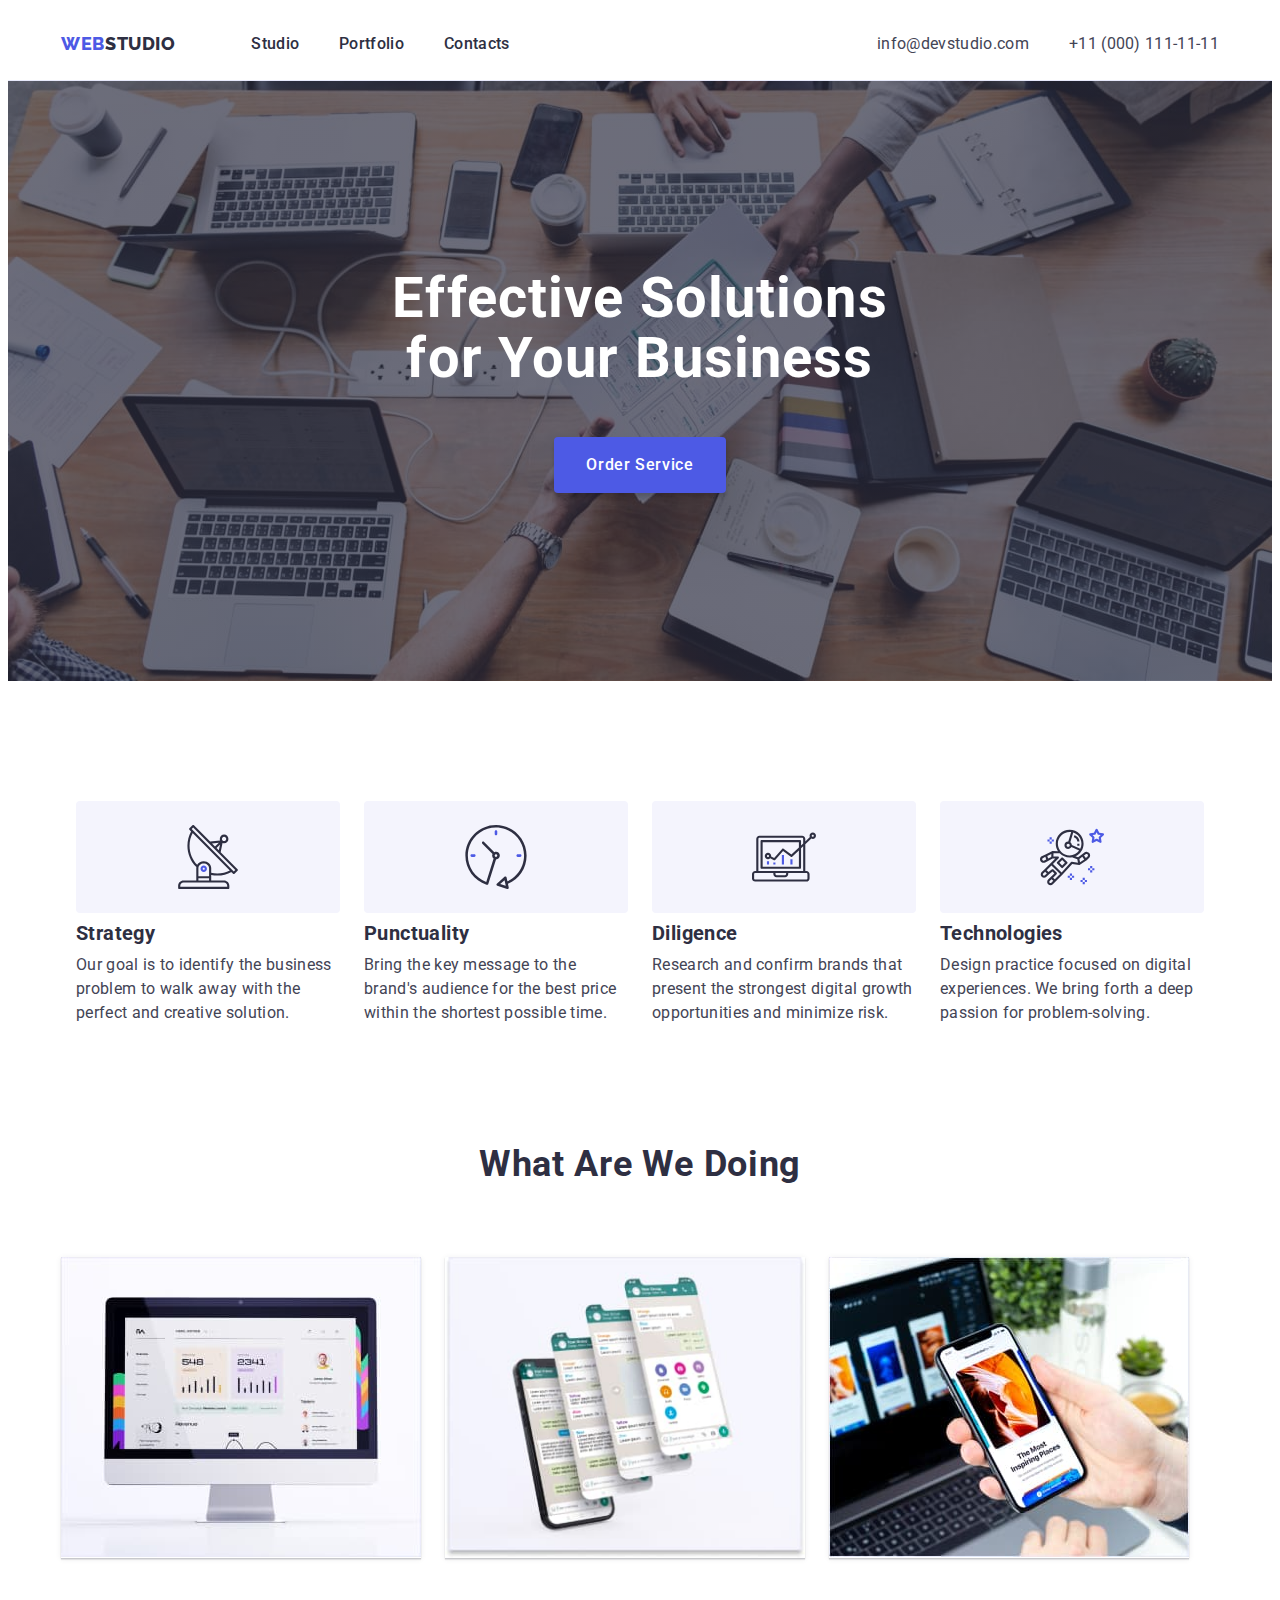
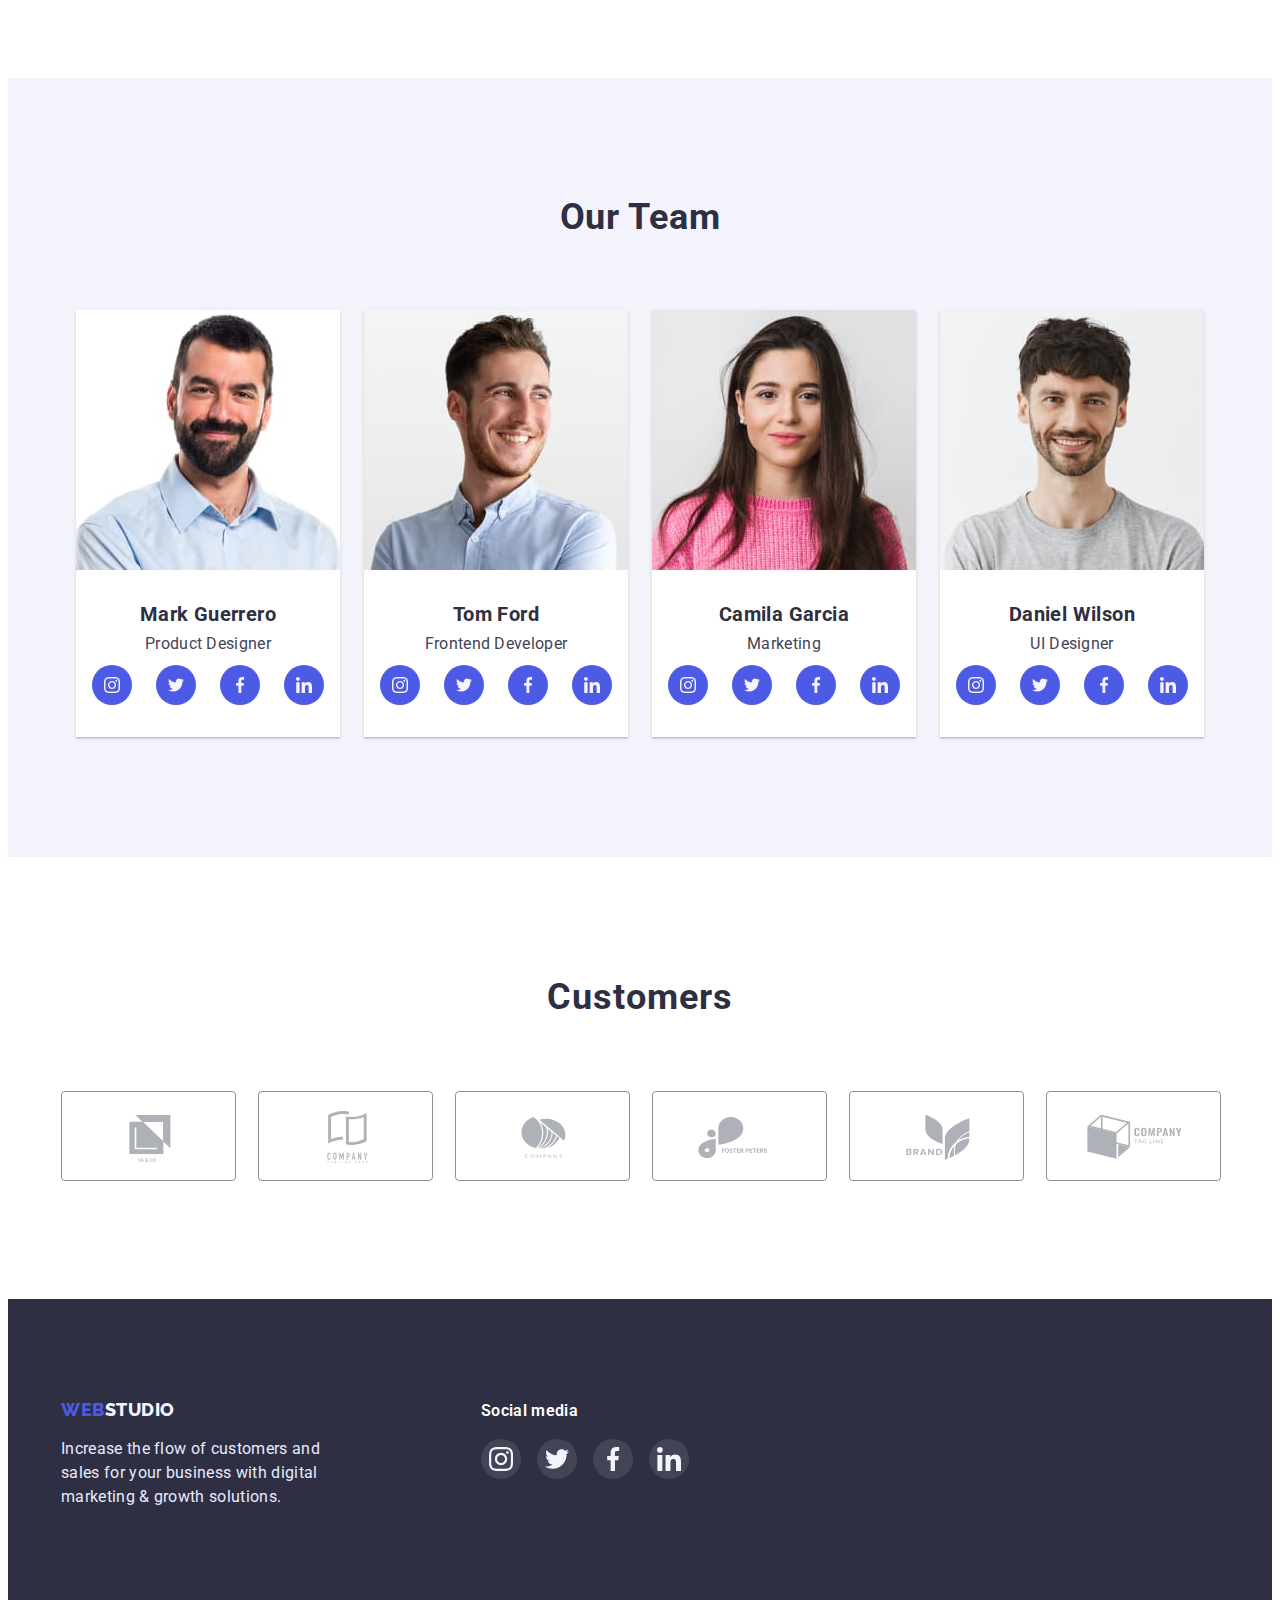
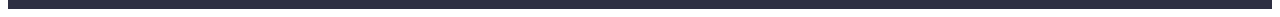
<file: index.html>
<!DOCTYPE html>
<html lang="en">

<head>
    <meta charset="UTF-8">
    <meta http-equiv="X-UA-Compatible" content="IE=edge">
    <meta name="viewport" content="width=device-width, initial-scale=1.0">
    <title>Main Page </title>
    <link rel="preconnect" href="https://fonts.googleapis.com">
    <link rel="preconnect" href="https://fonts.gstatic.com" crossorigin>
    <link
        href="https://fonts.googleapis.com/css2?family=Raleway:wght@800&family=Roboto:wght@400;500;700;900&display=swap"
        rel="stylesheet">
    <link rel="stylesheet" href="https://cdnjs.cloudflare.com/ajax/libs/modern-normalize/1.1.0/modern-normalize.min.css"
        integrity="sha512-wpPYUAdjBVSE4KJnH1VR1HeZfpl1ub8YT/NKx4PuQ5NmX2tKuGu6U/JRp5y+Y8XG2tV+wKQpNHVUX03MfMFn9Q=="
        crossorigin="anonymous" referrerpolicy="no-referrer" />
    <link rel="stylesheet" href="./css/styles.css" />
</head>

<body>
    <header class="header">
        <div class="main-nav cont-header">
            <nav class="main-nav">
                <a class="header-text" href="./index.html"><span class="header-web">Web</span>Studio</a>
                <ul class="site-nav">
                    <li class="link"><a class="header-list anker" href="./index.html">Studio</a></li>
                    <li class="link"><a class="header-list anker" href="./portfolio.html">Portfolio</a></li>
                    <li class="link"><a class="header-list anker" href="#">Contacts</a></li>
                </ul>
            </nav>
            <address class="main-nav contacts">
                <ul class="contacts">
                    <li class="link"><a class="header-link anker"
                            href="mailto:info@devstudio.com">info@devstudio.com</a></li>
                    <li class="link"><a class="header-link anker" href="tel:+110001111111">+11 (000) 111-11-11</a></li>
                </ul>
            </address>
        </div>
    </header>
    <main>
        <!-- HERO -->
        <section class="hero">
            <h1 class="hero-title">Effective Solutions for Your Business</h1>
            <button class="button button-text" type="button">Order Service</button>
        </section>
        <!-- Section2 -->
        <section class="section-two">
            <div class="conteiner-section-two">
                <h2 class="section-text-none">Оur Features</h2>
                <ul class="section-two-tist">
                    <li class="link section-two-item">
                        <div class="section-two-icon">
                            <svg width="64" height="64">
                                <use href="./images/main-page/icons-section-2.svg#icon-antenna-1"></use>
                            </svg>
                        </div>
                        <h3 class="section-two-title">Strategy</h3>
                        <p class="section-two-text">Our goal is to identify the business
                            problem to walk away with the perfect and creative solution.</p>
                    </li>
                    <li class="link section-two-item">
                        <div class="section-two-icon">
                            <svg width="64" height="64">
                                <use href="./images/main-page/icons-section-2.svg#icon-clock-1"></use>
                            </svg>
                        </div class="section-two-icon">
                        <h3 class="section-two-title">Punctuality</h3>
                        <p class="section-two-text">Bring the key message to the brand's audience for the best price
                            within
                            the shortest possible time.</p>
                    </li>
                    <li class="link section-two-item">
                        <div class="section-two-icon">
                            <svg width="64" height="64">
                                <use href="./images/main-page/icons-section-2.svg#icon-diagram-1"></use>
                            </svg>
                        </div class="section-two-icon">
                        <h3 class="section-two-title">Diligence</h3>
                        <p class="section-two-text">Research and confirm brands that present the strongest digital
                            growth
                            opportunities and minimize risk.</p>
                    </li>
                    <li class="link section-two-item">
                        <div class="section-two-icon">
                            <svg width="64" height="64">
                                <use href="./images/main-page/icons-section-2.svg#icon-astronaut-1"></use>
                            </svg>
                        </div class="section-two-icon">
                        <h3 class="section-two-title">Technologies</h3>
                        <p class="section-two-text">Design practice focused on digital experiences. We bring forth a
                            deep
                            passion for problem-solving.</p>
                    </li>
                </ul>
            </div>
        </section>
        <!-- Section3 -->
        <section class="section-three">
            <div class="section-three-flex">
                <h2 class="section-three-title">What are we doing</h2>
                <ul class="item">
                    <li class="link"><img src="./images/main-page/img.jpg" alt="compuetr" width="360"></li>
                    <li class="link"><img src="./images/main-page/img-2.jpg" alt="phones" width="360"></li>
                    <li class="link"><img src="./images/main-page/img-3.jpg" alt="phone" width="360"></li>
                </ul>
            </div>
        </section>
        <!-- Section4 -->
        <section class="section-four">
            <div class="secttion-four-flex">
                <h2 class="section-four-title">Our Team</h2>
                <ul class="item">
                    <li class="link"><img src="./images/main-page/img-4.jpg" alt="man" width="264">
                        <div class="item-style">
                            <h3 class="section-four-name">Mark Guerrero</h3>
                            <p class="section-four-text">Product Designer</p>
                            <ul class="item-soc-list link">
                                <li class="section-four-soc-item"><a href=" " class="section-four-soc-link anker">
                                        <svg class="section-four-icon" width="16" height="16">
                                            <use href="./images/main-page/icons.svg#icon-instagram"></use>
                                        </svg>
                                    </a>
                                </li>
                                <li class="section-four-soc-item"><a href="" class="section-four-soc-link anker">
                                        <svg class="section-four-icon" width="16" height="16">
                                            <use href=".//images/main-page/icons.svg#icon-twitter"></use>
                                        </svg>
                                    </a>
                                </li>
                                <li class="section-four-soc-item"><a href="" class="section-four-soc-link anker">
                                        <svg class="section-four-icon" width="16" height="16">
                                            <use href=".//images/main-page/icons.svg#icon-facebook"></use>
                                        </svg>
                                    </a>
                                </li>
                                <li class="section-four-soc-item"><a href="" class="section-four-soc-link anker">
                                        <svg class="section-four-icon" width="16" height="16">
                                            <use href="./images/main-page/icons.svg#icon-linkedin"></use>
                                        </svg>
                                    </a>
                                </li>
                            </ul>
                        </div>
                    </li>
                    <li class="link"><img src="./images/main-page/img-5.jpg" alt="man" width="264">
                        <div class="item-style">
                            <h3 class="section-four-name">Tom Ford</h3>
                            <p class="section-four-text">Frontend Developer</p>
                            <ul class="item-soc-list link">
                                <li class="section-four-soc-item"><a href=" " class="section-four-soc-link anker">
                                        <svg class="section-four-icon" width="16" height="16">
                                            <use href="./images/main-page/icons.svg#icon-instagram"></use>
                                        </svg>
                                    </a>
                                </li>
                                <li class="section-four-soc-item"><a href="" class="section-four-soc-link anker">
                                        <svg class="section-four-icon" width="16" height="16">
                                            <use href=".//images/main-page/icons.svg#icon-twitter"></use>
                                        </svg>
                                    </a>
                                </li>
                                <li class="section-four-soc-item"><a href="" class="section-four-soc-link anker">
                                        <svg class="section-four-icon" width="16" height="16">
                                            <use href=".//images/main-page/icons.svg#icon-facebook"></use>
                                        </svg>
                                    </a>
                                </li>
                                <li class="section-four-soc-item"><a href="" class="section-four-soc-link anker">
                                        <svg class="section-four-icon" width="16" height="16">
                                            <use href="./images/main-page/icons.svg#icon-linkedin"></use>
                                        </svg>
                                    </a>
                                </li>
                            </ul>
                        </div>
                    </li>
                    <li class="link"><img src="./images/main-page/img-6.jpg" alt="woman" width="264">
                        <div class="item-style">
                            <h3 class="section-four-name">Camila Garcia</h3>
                            <p class="section-four-text">Marketing</p>
                            <ul class="item-soc-list link">
                                <li class="section-four-soc-item"><a href=" " class="section-four-soc-link anker">
                                        <svg class="section-four-icon" width="16" height="16">
                                            <use href="./images/main-page/icons.svg#icon-instagram"></use>
                                        </svg>
                                    </a>
                                </li>
                                <li class="section-four-soc-item"><a href="" class="section-four-soc-link anker">
                                        <svg class="section-four-icon" width="16" height="16">
                                            <use href=".//images/main-page/icons.svg#icon-twitter"></use>
                                        </svg>
                                    </a>
                                </li>
                                <li class="section-four-soc-item"><a href="" class="section-four-soc-link anker">
                                        <svg class="section-four-icon" width="16" height="16">
                                            <use href=".//images/main-page/icons.svg#icon-facebook"></use>
                                        </svg>
                                    </a>
                                </li>
                                <li class="section-four-soc-item"><a href="" class="section-four-soc-link anker">
                                        <svg class="section-four-icon" width="16" height="16">
                                            <use href="./images/main-page/icons.svg#icon-linkedin"></use>
                                        </svg>
                                    </a>
                                </li>
                            </ul>
                        </div>
                    </li>
                    <li class="link"><img src="./images/main-page/img-7.jpg" alt="man" width="264">
                        <div class="item-style">
                            <h3 class="section-four-name">Daniel Wilson</h3>
                            <p class="section-four-text">UI Designer</p>
                            <ul class="item-soc-list link">
                                <li class="section-four-soc-item"><a href=" " class="section-four-soc-link anker">
                                        <svg class="section-four-icon" width="16" height="16">
                                            <use href="./images/main-page/icons.svg#icon-instagram"></use>
                                        </svg>
                                    </a>
                                </li>
                                <li class="section-four-soc-item"><a href="" class="section-four-soc-link anker">
                                        <svg class="section-four-icon" width="16" height="16">
                                            <use href=".//images/main-page/icons.svg#icon-twitter"></use>
                                        </svg>
                                    </a>
                                </li>
                                <li class="section-four-soc-item"><a href="" class="section-four-soc-link anker">
                                        <svg class="section-four-icon" width="16" height="16">
                                            <use href=".//images/main-page/icons.svg#icon-facebook"></use>
                                        </svg>
                                    </a>
                                </li>
                                <li class="section-four-soc-item"><a href="" class="section-four-soc-link anker">
                                        <svg class="section-four-icon" width="16" height="16">
                                            <use href="./images/main-page/icons.svg#icon-linkedin"></use>
                                        </svg>
                                    </a>
                                </li>
                            </ul>
                        </div>
                    </li>
                </ul>
            </div>
        </section>
        <!-- Customers -->
        <section class="customers">
            <div class="conteiner-flex">
                <h2 class="customers-title">Customers</h2>
                <ul class="customers-list link">
                    <li class="customers-item"><a href="" class="customers-link anker">
                            <svg class="customers-icon" width="104" height="56">
                                <use href="./images/main-page/icons-customers.svg#icon-Logo"></use>
                            </svg>
                        </a>
                    </li>
                    <li class="customers-item"><a href="" class="customers-link anker">
                            <svg class="customers-icon" width="104" height="56">
                                <use href="./images/main-page/icons-customers.svg#icon-Logo-2"></use>
                            </svg>
                        </a>
                    </li>
                    <li class="customers-item"><a href="" class="customers-link anker">
                            <svg class="customers-icon" width="104" height="56">
                                <use href="./images/main-page/icons-customers.svg#icon-Logo-3"></use>
                            </svg>
                        </a>
                    </li>
                    <li class="customers-item"><a href="" class="customers-link anker">
                            <svg class="customers-icon" width="104" height="56">
                                <use href="./images/main-page/icons-customers.svg#icon-Logo-4"></use>
                            </svg>
                        </a>
                    </li>
                    <li class="customers-item"><a href="" class="customers-link anker">
                            <svg class="customers-icon" width="104" height="56">
                                <use href="./images/main-page/icons-customers.svg#icon-Logo-5"></use>
                            </svg>
                        </a>
                    </li>
                    <li class="customers-item"><a href="" class="customers-link anker">
                            <svg class="customers-icon" width="104" height="56">
                                <use href="./images/main-page/icons-customers.svg#icon-Logo-6"></use>
                            </svg>
                        </a>
                    </li>
                </ul>
            </div>
        </section>
    </main>
    <footer class="footer">
        <div class="cont">
            <div class="conteiner-footer">
                <a class="footer-studio" href="./index.html"><span class="footer-web">Web</span>Studio</a>
                <p class="footer-text">Increase the flow of customers and sales for your business with digital marketing
                    &
                    growth solutions.
                </p>
            </div>
            <div class="conteiner-footer-two">
                <h4 class="footer-soc-title">Social media</h4>
                <ul class="footer-soc-list link">
                    <li class="footer-soc-item"><a href="" class="footer-soc-link link anker">
                            <svg class="footer-soc-icon">
                                <use href="./images/main-page/icons-2.svg#icon-instagram-2"></use>
                            </svg>
                        </a>
                    </li>
                    <li class="footer-soc-item"><a href="" class="footer-soc-link link anker">
                            <svg class="footer-soc-icon">
                                <use href="./images/main-page/icons-2.svg#icon-twitter-1"></use>
                            </svg>
                        </a>
                    </li>
                    <li class="footer-soc-item"><a href="" class="footer-soc-link link anker">
                            <svg class="footer-soc-icon">
                                <use href="./images/main-page/icons-2.svg#icon-facebook-1"></use>
                            </svg>
                        </a>
                    </li>
                    <li class="footer-soc-item"><a href="" class="footer-soc-link link anker">
                            <svg class="footer-soc-icon">
                                <use href="./images/main-page/icons-2.svg#icon-linkedin-1"></use>
                            </svg>
                        </a>
                    </li>
                </ul>
            </div>
        </div>
    </footer>
</body>

</html>
</file>
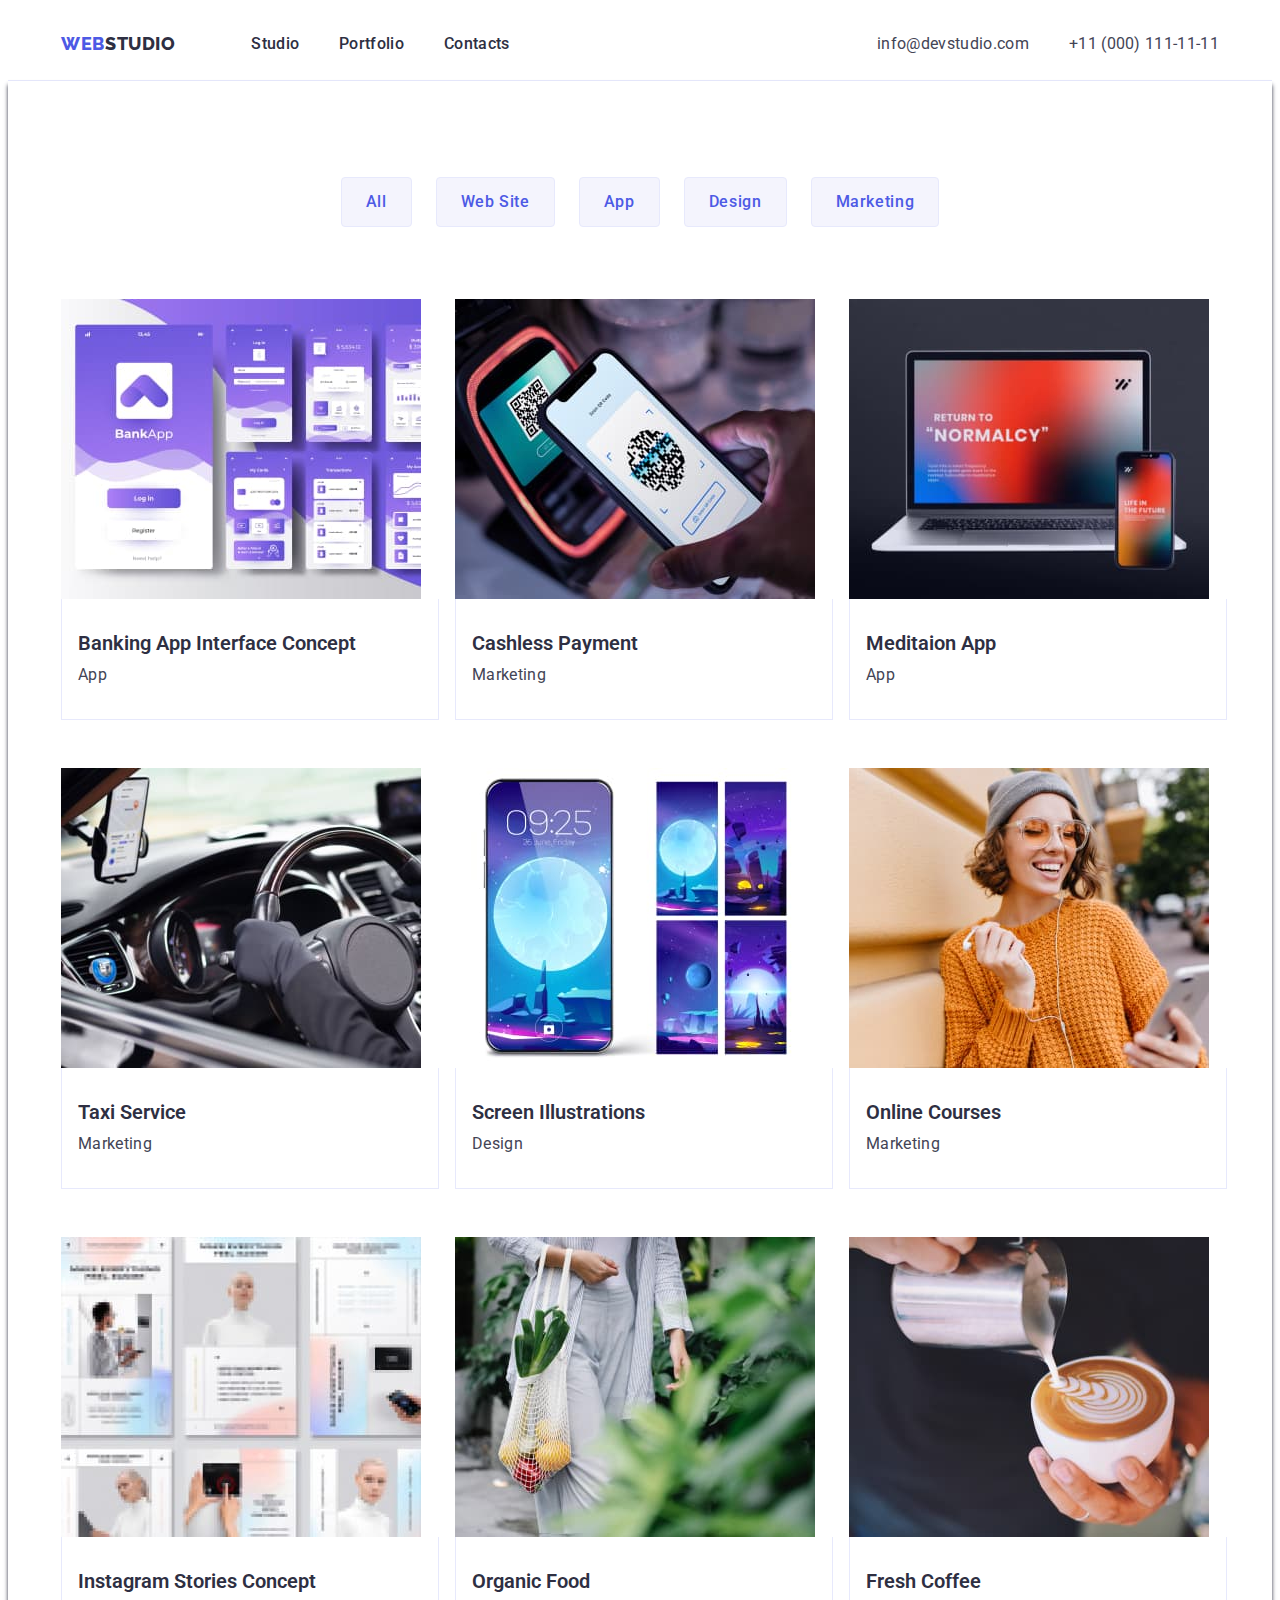
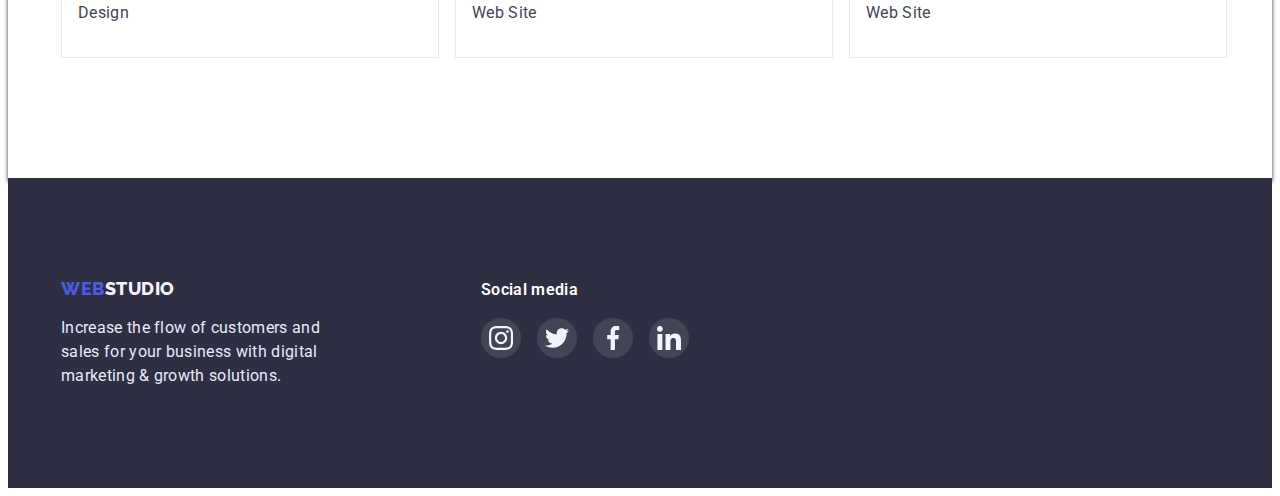
<file: portfolio.html>
<!DOCTYPE html>
<html lang="en">

<head>
  <meta charset="UTF-8">
  <meta http-equiv="X-UA-Compatible" content="IE=edge">
  <meta name="viewport" content="width=device-width, initial-scale=1.0">
  <title>Portfolio</title>
  <link rel="preconnect" href="https://fonts.googleapis.com">
  <link rel="preconnect" href="https://fonts.gstatic.com" crossorigin>
  <link href="https://fonts.googleapis.com/css2?family=Raleway:wght@800&family=Roboto:wght@400;500;700;900&display=swap"
    rel="stylesheet">
  <link rel="stylesheet" href="https://cdnjs.cloudflare.com/ajax/libs/modern-normalize/1.1.0/modern-normalize.min.css"
    integrity="sha512-wpPYUAdjBVSE4KJnH1VR1HeZfpl1ub8YT/NKx4PuQ5NmX2tKuGu6U/JRp5y+Y8XG2tV+wKQpNHVUX03MfMFn9Q=="
    crossorigin="anonymous" referrerpolicy="no-referrer" />
  <link rel="stylesheet" href="./css/styles.css" />

</head>

<body>
  <header class="header">
    <div class="main-nav cont-header">
      <nav class="main-nav">
        <a class="header-text" href="./index.html"><span class="header-web">Web</span>Studio</a>
        <ul class="site-nav">
          <li class="link"><a class="header-list anker" href="./index.html">Studio</a></li>
          <li class="link"><a class="header-list anker" href="./portfolio.html">Portfolio</a></li>
          <li class="link"><a class="header-list anker" href="#">Contacts</a></li>
        </ul>
      </nav>
      <address class="main-nav contacts">
        <ul class="contacts">
          <li class="link"><a class="header-link anker" href="mailto:info@devstudio.com">info@devstudio.com</a></li>
          <li class="link"><a class="header-link anker" href="tel:+110001111111">+11 (000) 111-11-11</a></li>
        </ul>
      </address>
    </div>
  </header>
  <main>
    <!-- Section 1 -->
    <section class="portfolio-content">
      <div class="conteiner-portfolio">
        <h1 class="section-text-none">List</h1>
        <ul class="portfolio-btn .link">
          <li class="link">
            <button class="btn portfolio-btn-text" type="button">All</button></li>
          <li class="link">
            <button class="btn portfolio-btn-text" type="button">Web Site</button></li>
          <li class="link">
            <button class="btn portfolio-btn-text" type="button">App</button></li>
          <li class="link">
            <button class="btn portfolio-btn-text" type="button">Design</button></li>
          <li class="link">
            <button class="btn portfolio-btn-text" type="button">Marketing</button>
          </li>
        </ul>
        <ul class="picture-box link">
          <li class="picture-item" .link>
            <img src="./images/portfolio/img.jpg" alt="Banking App" width="360">
            <div class="link-text .link">
              <h2 class="portfolio-item">Banking App Interface Concept</h2>
              <p class="portfolio-text">App</p>
            </div>
          </li>
          <li class="picture-item link">
            <img src="./images/portfolio/img-2.jpg" alt="Text" width="360">
            <div class="link-text">
              <h2 class="portfolio-item">Cashless Payment</h2>
              <p class="portfolio-text">Marketing</p>
            </div>
          </li>
          <li class="picture-item link">
            <img src="./images/portfolio/img-3.jpg" alt="Computer" width="360">
            <div class="link-text">
              <h2 class="portfolio-item">Meditaion App</h2>
              <p class="portfolio-text">App</p>
            </div>
          </li>
          <li class="picture-item link">
            <img src="./images/portfolio/img-4.jpg" alt="Car" width="360">
            <div class="link-text">
              <h2 class="portfolio-item">Taxi Service</h2>
              <p class="portfolio-text">Marketing</p>
            </div>
          </li>
          <li class="picture-item link">
            <img src="./images/portfolio/img-5.jpg" alt="Phone" width="360">
            <div class="link-text">
              <h2 class="portfolio-item">Screen Illustrations</h2>
              <p class="portfolio-text">Design</p>
            </div>
          </li>
          <li class="picture-item link">
            <img src="./images/portfolio/img-6.jpg" alt="Women" width="360">
            <div class="link-text">
              <h2 class="portfolio-item">Online Courses</h2>
              <p class="portfolio-text">Marketing</p>
            </div>
          </li>
          <li class="picture-item link">
            <img src="./images/portfolio/img-7.jpg" alt="Screenshot" width="360">
            <div class="link-text">
              <h2 class="portfolio-item">Instagram Stories Concept</h2>
              <p class="portfolio-text">Design</p>
            </div>
          </li>
          <li class="picture-item link">
            <img src="./images/portfolio/img-8.jpg" alt="Food" width="360">
            <div class="link-text">
              <h2 class="portfolio-item">Organic Food</h2>
              <p class="portfolio-text">Web Site</p>
            </div>
          </li>
          <li class="picture-item link">
            <img src="./images/portfolio/img-9.jpg" alt="Coffe" width="360">
            <div class="link-text">
              <h2 class="portfolio-item">Fresh Coffee</h2>
              <p class="portfolio-text">Web Site</p>
            </div>
          </li>
        </ul>
      </div>
    </section>
  </main>
<footer class="footer">
  <div class="cont">
    <div class="conteiner-footer">
      <a class="footer-studio" href="./index.html"><span class="footer-web">Web</span>Studio</a>
      <p class="footer-text">Increase the flow of customers and sales for your business with digital marketing
        &
        growth solutions.
      </p>
    </div>
    <div class="conteiner-footer-two">
      <h4 class="footer-soc-title">Social media</h4>
      <ul class="footer-soc-list link">
        <li class="footer-soc-item"><a href="" class="footer-soc-link link anker">
            <svg class="footer-soc-icon">
              <use href="./images/main-page/icons-2.svg#icon-instagram-2"></use>
            </svg>
          </a>
        </li>
        <li class="footer-soc-item"><a href="" class="footer-soc-link link anker">
            <svg class="footer-soc-icon">
              <use href="./images/main-page/icons-2.svg#icon-twitter-1"></use>
            </svg>
          </a>
        </li>
        <li class="footer-soc-item"><a href="" class="footer-soc-link link anker">
            <svg class="footer-soc-icon">
              <use href="./images/main-page/icons-2.svg#icon-facebook-1"></use>
            </svg>
          </a>
        </li>
        <li class="footer-soc-item"><a href="" class="footer-soc-link link anker">
            <svg class="footer-soc-icon">
              <use href="./images/main-page/icons-2.svg#icon-linkedin-1"></use>
            </svg>
          </a>
        </li>
      </ul>
    </div>
  </div>
</footer>

</body>

</html>
</file>
<file: css/styles.css>
body {
  font-family: "Roboto", sans-serif;
  color: var(--text-grey-color);
}
h1,
h2,
h3,
h4,
h5,
h6,
p {
  margin: 0;
}
ul {
  margin: 0;
  padding-left: 0;
}
button {
  cursor: pointer;
}
:root {
  --text-grey-color: #2e2f42;
  --color-white-color: #ffffff;
  --gra: linear-gradient(rgba(46, 47, 66, 0.7), rgba(46, 47, 66, 0.7));
  --activ-color: #404bbf;
}
.link {
  list-style-type: none;
}
.anker {
  text-decoration: none;
}
img {
  max-width: 100%;
  height: auto;
  display: block;
}
/* -----------------HEADER */
.main-nav {
  display: flex;
  align-items: center;
}
.contacts {
  display: flex;
  margin-left: auto;
}
.contacts > .link:first-child {
  margin-right: 40px;
}
.site-nav {
  display: flex;
}
.site-nav > .link {
  margin-right: 40px;
}
.site-nav > .link:last-child {
  margin-right: 0;
}
.site-nav > .link > .header-list {
  padding-top: 24px;
  padding-bottom: 24px;
  display: block;
}
.site-contacts {
  display: flex;
}
.site-contacts > .link + .link {
  margin-left: 40px;
}
.cont-header {
  width: 1158px;
  padding-right: 15px;
  padding-left: 15px;
  margin: 0 auto;
}
.header {
  border-bottom: 1px solid #e7e9fc;
}
.header-web {
  width: 44px;
  height: 24px;
  font-family: "Raleway";
  font-style: normal;
  font-weight: 800;
  font-size: 18px;
  line-height: 1.33;
  display: flex;
  align-items: center;
  letter-spacing: 0.03em;
  text-transform: uppercase;
  color: #4d5ae5;
  text-decoration: none;
}
.header-text {
  font-family: "Raleway";
  font-style: normal;
  font-weight: 800;
  font-size: 18px;
  line-height: 1.33;
  letter-spacing: 0.03em;
  text-transform: uppercase;
  color: var(--text-grey-color);
  text-decoration: none;
  display: flex;
  align-items: center;
  margin-right: 76px;
}
.header-list {
  font-weight: 500;
  font-size: 16px;
  line-height: 1.5em;
  letter-spacing: 0.02em;
  color: var(--text-grey-color);
  flex: none;
  order: 0;
  flex-grow: 0;
}
.header-list:hover,
.header-list:focus {
  color: var(--activ-color);
}
.header-link {
  font-size: 16px;
  line-height: 1.5em;
  letter-spacing: 0.02em;
  color: #434455;
  font-style: normal;
}
.header-link:hover,
.header-link:focus {
  color: var(--activ-color);
}
/* -------------HERO */
.hero-title {
  font-size: 56px;
  line-height: 1.07em;
  letter-spacing: 0.02em;
  color: var(--color-white-color);
  margin: 0 auto;
  max-width: 500px;
  text-align: center;
}
.hero {
  max-width: 1440px;
  margin: 0 auto;
  padding-top: 188px;
  padding-bottom: 188px;
  text-align: center;
  background: var(--text-grey-color);
  background-image: var(--gra), url(../images/main-page/people-office\ 1.jpg);
  background-repeat: no-repeat;
  background-size: cover;
  background-position: center;
}
.section-two .section-three .section-four {
  background: #f4f4fd;
}
.button {
  font-family: "Roboto", sans-serif;
  min-width: 169px;
  height: 56px;
  background: #4d5ae5;
  box-shadow: 0px 4px 4px rgba(0, 0, 0, 0.15);
  border: 0;
  border-radius: 4px;
  cursor: pointer;
  padding: 16px 32px;
  gap: 10px;
}
.button:hover,
.button:focus {
  background: var(--activ-color);
}
.button-text {
  font-size: 16px;
  font-weight: 500;
  line-height: 1.5;
  letter-spacing: 0.04em;
  color: var(--color-white-color);
  flex: none;
  order: 0;
  flex-grow: 0;
  margin-top: 48px;
}
/* --------------SECTION 2 */
.section-two {
  padding-top: 120px;
  padding-bottom: 120px;
}
.section-two-title {
  font-size: 20px;
  line-height: 1.2em;
  letter-spacing: 0.02em;
  color: var(--text-grey-color);
  flex: none;
  order: 0;
  flex-grow: 0;
  margin-top: 8px;
  margin-bottom: 8px;
}
.section-two-text {
  font-size: 16px;
  line-height: 1.5em;
  letter-spacing: 0.02em;
  color: #434455;
}
.section-text-none {
  display: none;
}
.section-two-tist {
  display: flex;
  width: 1128px;
  margin-right: 15px;
  margin-left: 15px;
}
.section-two-item {
  min-width: 264px;
  margin-right: 24px;
}
.section-two-icon {
  width: 264px;
  height: 112px;
  display: flex;
  align-items: center;
  justify-content: center;
  background-color: #f4f4fd;
  border-radius: 4px;
  margin-bottom: 8px;
}
/* --------------SECTION 3 */
.section-three {
  padding-bottom: 120px;
}
.section-three-title {
  font-size: 36px;
  line-height: 1.11em;
  text-align: center;
  letter-spacing: 0.02em;
  text-transform: capitalize;
  color: var(--text-grey-color);
  margin-bottom: 72px;
}
.section-three-flex {
  width: 1158px;
  padding-left: 15px;
  padding-right: 15px;
  margin: 0 auto;
}
.section-three-flex .item {
  display: flex;
}
.section-three-flex .item .link {
  width: 360px;
}
.section-three-flex .item .link + .link {
  margin-left: 24px;
}
/* --------------SECTION 4 */
.section-four {
  background: #f4f4fd;
  margin-left: auto;
  margin-right: auto;
  padding-top: 120px;
  padding-bottom: 120px;
}
.secttion-four-flex {
  padding-left: 15px;
  padding-right: 15px;
  margin: 0 auto;
}

.section-four > .secttion-four-flex > .item {
  display: flex;
  justify-content: center;
}
.item > .link + .link {
  margin-left: 24px;
}
.item > .link {
  box-shadow: 0px 1px 6px rgba(46, 47, 66, 0.08),
    0px 1px 1px rgba(46, 47, 66, 0.16), 0px 2px 1px rgba(46, 47, 66, 0.08);
}
.item-style {
  background-color: #fff;
  padding-top: 32px;
  padding-bottom: 32px;
}
.section-four-title {
  font-size: 36px;
  line-height: 1.11em;
  text-align: center;
  letter-spacing: 0.02em;
  text-transform: capitalize;
  color: var(--text-grey-color);
  margin-bottom: 72px;
}
.section-four-name {
  font-size: 20px;
  line-height: 24px;
  text-align: center;
  letter-spacing: 0.02em;
  color: var(--text-grey-color);
  flex: none;
  order: 0;
  flex-grow: 0;
  margin-bottom: 8px;
}
.section-four-text {
  font-size: 16px;
  line-height: 1.2em;
  text-align: center;
  letter-spacing: 0.02em;
  color: #434455;
  flex: none;
  order: 1;
  flex-grow: 0;
  margin-bottom: 12px;
}
.item-soc-list {
  display: flex;
  justify-content: center;
  gap: 24px;
}
.section-four-soc-item {
  width: 40px;
  height: 40px;
}
.section-four-soc-link {
  width: 100%;
  height: 100%;
  background-color: #4d5ae5;
  color: #f4f4f4;
  display: flex;
  align-items: center;
  justify-content: center;
  border-radius: 50%;
}
.section-four-icon {
  fill: #f4f4fd;
}
.section-four-soc-link:is(:hover, :focus) {
  background-color: var(--activ-color);
}
/* ------------CUSTOMERS */
.customers {
  width: 1158px;
  padding: 120px 15px;
  background: #fff;
  margin-left: auto;
  margin-right: auto;
  padding-top: 120px;
  padding-bottom: 120px;
}
.customers-title {
  font-weight: 700;
  font-size: 36px;
  line-height: 1.16em;
  text-align: center;
  letter-spacing: 0.03em;
  color: #2e2f42;
  margin-bottom: 72px;
}
.customers-list {
  display: flex;
  justify-content: center;
  gap: 24px;
}
.customers-item {
  width: calc((100% - 120px) / 6);
  height: 88px;
}
.customers-link {
  width: 100%;
  height: 100%;
  border: 1px solid #8e8f99;
  border-radius: 4px;
  display: flex;
  align-items: center;
  justify-content: center;
}
.customers-icon {
  fill: #afb1b8;
}
.customers-link:is(:hover, :focus) {
  border-color: #4d5ae5;
}
.customers-link:is(:hover, :focus) .customers-icon {
  fill: #4d5ae5;
}
/* ------------FOOTER */
.footer {
  background: var(--text-grey-color);
  padding-top: 100px;
  padding-bottom: 100px;
}
.footer-web {
  font-family: "Raleway";
  font-style: normal;
  font-weight: 800;
  font-size: 18px;
  line-height: 1.16em;
  display: flex;
  align-items: center;
  letter-spacing: 0.03em;
  text-transform: uppercase;
  color: #4d5ae5;
  flex: none;
  order: 0;
  flex-grow: 0;
  text-decoration: none;
}
.footer-studio {
  font-family: "Raleway";
  font-style: normal;
  font-weight: 800;
  font-size: 18px;
  line-height: 1.16em;
  display: flex;
  align-items: center;
  letter-spacing: 0.03em;
  text-transform: uppercase;
  color: #f4f4fd;
  flex: none;
  order: 1;
  flex-grow: 0;
  text-decoration: none;
}
.footer-text {
  max-width: 300px;
  font-size: 16px;
  line-height: 1.5em;
  letter-spacing: 0.02em;
  color: #e7e9fc;
  margin-top: 16px;
}
.footer-soc-title {
  font-weight: 600;
  font-size: 16px;
  line-height: 1.5em;
  letter-spacing: 0.02em;
  color: #ffffff;
  margin-bottom: 16px;
}
.conteiner-footer-two {
  margin-left: 120px;
}
.footer-soc-list {
  display: flex;
  justify-content: center;
  gap: 16px;
  width: calc((100%));
}
.footer-soc-item {
  width: 40px;
  height: 40px;
  display: block;
}
.footer-soc-link {
  width: 100%;
  height: 100%;
  display: flex;
  align-items: center;
  justify-content: center;
  color: #f4f4fd;
  border-radius: 50%;
  background-color: rgba(255, 255, 255, 0.1);
}
.footer-soc-icon {
  width: 24px;
  height: 24px;
  fill: currentColor;
}
.cont {
  width: 1158px;
  margin: 0 auto;
  display: flex;
  align-items: baseline;
}
.footer-soc-link:is(:hover, :focus) {
  background: #31d0aa;
}
/* ---------PORTFOLIO------------- */
/* ---------SECTION 1 */
.portfolio-content {
  padding-top: 96px;
  padding-bottom: 120px;
  box-shadow: 0 4px 4px 0;
}
.conteiner-portfolio {
  width: 1158px;
  padding-right: 15px;
  padding-left: 15px;
  margin-left: auto;
  margin-right: auto;
}
.portfolio-btn {
  display: flex;
  justify-content: center;
  gap: 24px;
  margin-bottom: 72px;
}
.btn {
  background: #f4f4fd;
  border: 1px solid #e7e9fc;
  border-radius: 4px;
  cursor: pointer;
  display: flex;
  flex-direction: row;
  justify-content: center;
  align-items: center;
  padding: 12px 24px;
}
.btn:hover,
.btn:focus {
  background: #4d5ae5;
  box-shadow: 0px 3px 1px rgba(0, 0, 0, 0.1), 0px 2px 1px rgba(0, 0, 0, 0.08),
    0px 2px 2px rgba(0, 0, 0, 0.12);
  border-color: var(--activ-color);
}
.portfolio-btn-text {
  font-family: inherit;
  font-size: 16px;
  font-weight: 500;
  line-height: 1.5;
  letter-spacing: 0.04em;
  color: #4d5ae5;
  padding: 12px 24px;
}
.portfolio-btn-text:hover,
.portfolio-btn-text:focus {
  background: var(--activ-color);
  color: #ffffff;
}
.portfolio-item {
  font-weight: 600;
  font-size: 20px;
  line-height: 1.2em;
  color: var(--text-grey-color);
}
.portfolio-text {
  font-size: 16px;
  line-height: 1.5em;
  letter-spacing: 0.02em;
  color: #434455;
  margin-top: 8px;
}
.picture-box {
  display: flex;
  flex-wrap: wrap;
}
.picture-item {
  width: 360px;
  margin-bottom: 48px;
  flex-basis: calc((100% - 48px) / 3);
  margin-right: 24px;
}
.picture-item:nth-child(3n) {
  margin-right: 0;
}
.picture-item:nth-last-child(-n + 3) {
  margin-bottom: 0;
}
.picture-item > .link-text {
  width: 360px;
  margin: 0;
  border: 1px solid #e7e9fc;
  border-top: none;
  padding-top: 32px;
  padding-left: 16px;
  padding-bottom: 32px;
}
.picture-item:is(:hover, :focus) {
  display: block;
  box-shadow: 0px 1px 1px rgba(46, 47, 66, 0.16),
    0px 2px 1px rgba(46, 47, 66, 0.08);
}
/* -------------CONTEINERS INDEX */
.conteiner {
  width: 1158px;
  padding-left: 15px;
  padding-right: 15px;
  margin: 0 auto;
}
.conteiner-section-two {
  max-width: 1158px;
  margin: 0 auto;
  padding-right: 15px;
  padding-left: 15px;
}
.section-three-flex {
  width: 1158px;
  padding-left: 15px;
  padding-right: 15px;
  margin: 0 auto;
}
.section-title-centered {
  text-align: center;
}
</file>
